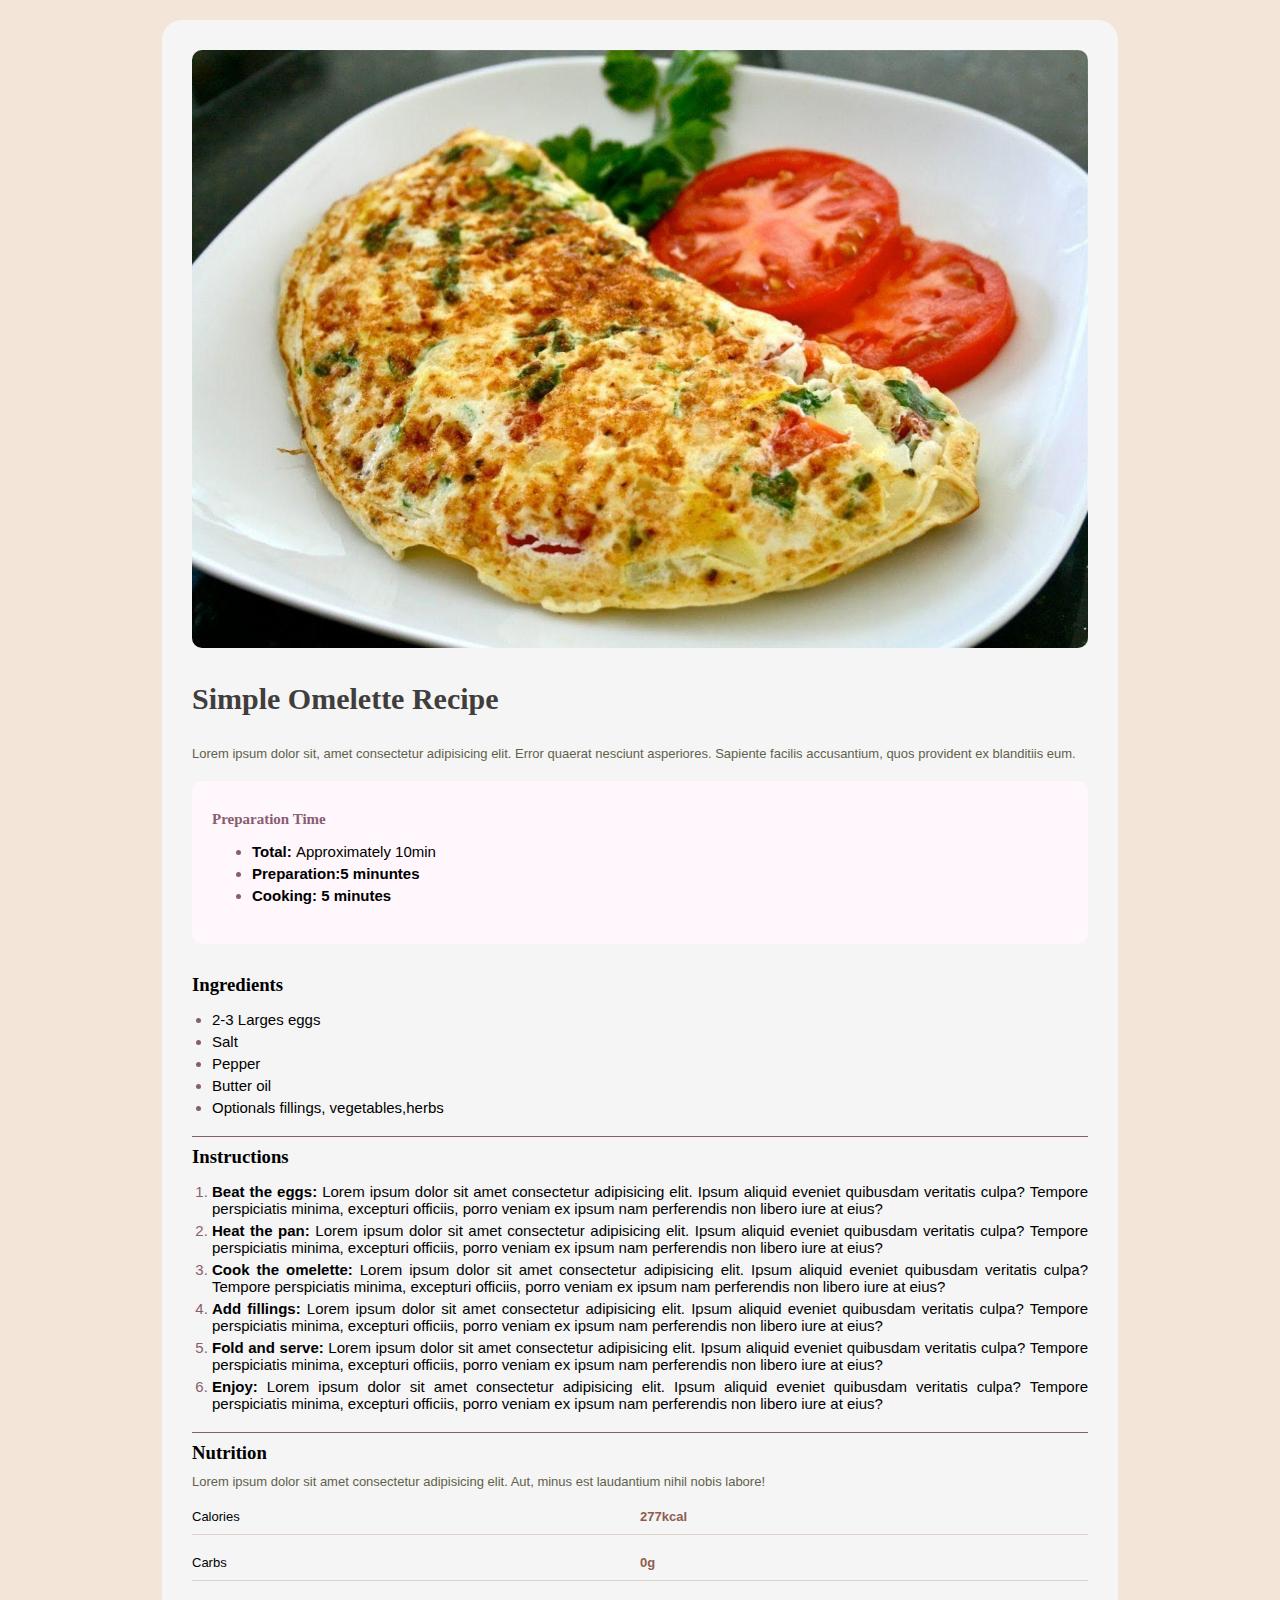
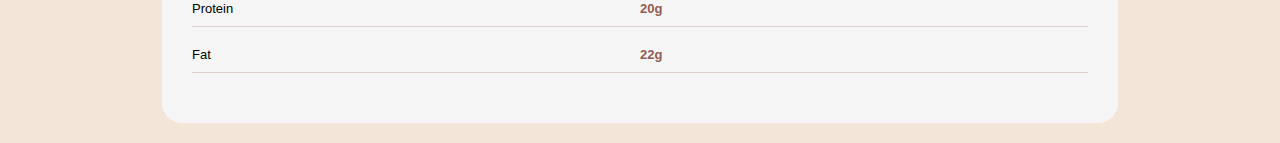
<file: clase 5/index.html>
<!DOCTYPE html>
<html lang="en">

<head>
    <meta charset="UTF-8">
    <meta name="viewport" content="width=device-width, initial-scale=1.0">
    <link rel="stylesheet" href="styles.css">
    <link rel="preconnect" href="https://fonts.googleapis.com">
<link rel="preconnect" href="https://fonts.gstatic.com" crossorigin>
<link href="https://fonts.googleapis.com/css2?family=Libre+Baskerville:ital,wght@0,400;0,700;1,400&family=M+PLUS+1+Code:wght@100..700&family=Merriweather:ital,wght@0,300;0,400;0,700;0,900;1,300;1,400;1,700;1,900&family=Open+Sans:ital,wght@0,300..800;1,300..800&display=swap" rel="stylesheet">

    <title>Simple Omelette Recipe</title>

</head>

<body>
    <!-- Contenedor ppal -->

    <ARTICLE>
        <img src="/clase 5/img/omelette.jpeg" alt="">
        <h2>Simple Omelette Recipe</h2>
        <p>Lorem ipsum dolor sit, amet consectetur adipisicing elit. Error quaerat nesciunt asperiores. Sapiente facilis
            accusantium, quos provident ex blanditiis eum.
        <div class="preparation">
            <H4>Preparation Time</H4>
            <ul class="prep-time-ul">
                <li><strong>Total: </strong>Approximately 10min</li>
                <li><strong>Preparation:5 minuntes </strong></li>
                <li><strong>Cooking: 5 minutes</strong></li>
            </ul>
        </div>
        <h3> Ingredients</h3>
        <ul>
            <li>2-3 Larges eggs</li>
            <li>Salt</li>
            <li>Pepper</li>
            <li>Butter oil</li>
            <li>Optionals fillings, vegetables,herbs</li>
        </ul>
        <hr>
        <h3>Instructions</h3>
        <ol>
            <li><strong>Beat the eggs: </strong>Lorem ipsum dolor sit amet consectetur adipisicing elit. Ipsum aliquid
                eveniet quibusdam veritatis culpa? Tempore perspiciatis minima, excepturi officiis, porro veniam ex
                ipsum nam perferendis non libero iure at eius?</li>
            <li><strong>Heat the pan: </strong>Lorem ipsum dolor sit amet consectetur adipisicing elit. Ipsum aliquid
                eveniet quibusdam veritatis culpa? Tempore perspiciatis minima, excepturi officiis, porro veniam ex
                ipsum nam perferendis non libero iure at eius?</li>
            <li><strong>Cook the omelette: </strong>Lorem ipsum dolor sit amet consectetur adipisicing elit. Ipsum
                aliquid eveniet quibusdam veritatis culpa? Tempore perspiciatis minima, excepturi officiis, porro veniam
                ex ipsum nam perferendis non libero iure at eius?</li>
            <li><strong>Add fillings: </strong>Lorem ipsum dolor sit amet consectetur adipisicing elit. Ipsum aliquid
                eveniet quibusdam veritatis culpa? Tempore perspiciatis minima, excepturi officiis, porro veniam ex
                ipsum nam perferendis non libero iure at eius?</li>
            <li><strong>Fold and serve: </strong>Lorem ipsum dolor sit amet consectetur adipisicing elit. Ipsum aliquid
                eveniet quibusdam veritatis culpa? Tempore perspiciatis minima, excepturi officiis, porro veniam ex
                ipsum nam perferendis non libero iure at eius?</li>
            <li><strong>Enjoy: </strong>Lorem ipsum dolor sit amet consectetur adipisicing elit. Ipsum aliquid eveniet
                quibusdam veritatis culpa? Tempore perspiciatis minima, excepturi officiis, porro veniam ex ipsum nam
                perferendis non libero iure at eius?</li>
        </ol>
        <hr>
        
        <H3>Nutrition</H3>
        <p>Lorem ipsum dolor sit amet consectetur adipisicing elit. Aut, minus est laudantium nihil nobis labore!</p>
        <div class="nutrition">
            <p><span>Calories</span><span class="cantidad">277kcal</span></p>
            

            <p><span>Carbs</span><span class="cantidad">0g</span></p>
            

            <p><span>Protein</span><span class="cantidad">20g</span></p>
            

            <p><span>Fat</span><span class="cantidad">22g</span></p>
        </div>


        </p>
    </ARTICLE>



</body>

</html>
</file>
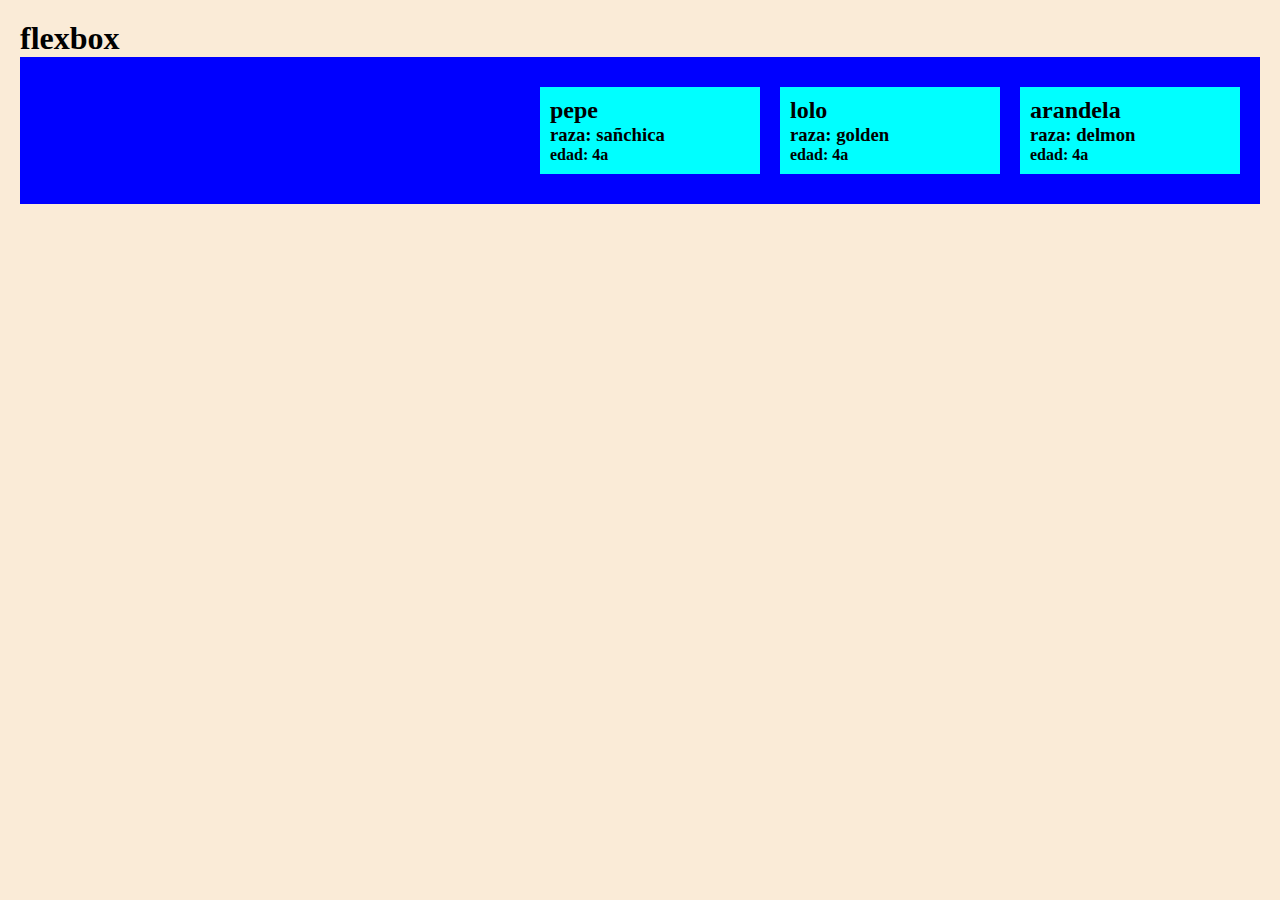
<file: clase 6/index.html>
<!DOCTYPE html>
<html lang="en">
<head>
    <meta charset="UTF-8">
    <meta name="viewport" content="width=device-width, initial-scale=1.0">
    <title>Flexbox</title>
    <link rel="stylesheet" href="styles.css">
</head>
<body>

    <h1>flexbox</h1>
    <section>
        <div>
            <h2>pepe</h2>
            <h3>raza: sañchica</h3>
            <h4>edad: 4a</h4>
        </div>
        <div>
            <h2>lolo</h2>
            <h3>raza: golden</h3>
            <h4>edad: 4a</h4>
        </div>
       
        <div>
            <h2>arandela</h2>
            <h3>raza: delmon</h3>
            <h4>edad: 4a</h4>
        </div>
    </section>
</body>
</html>
</file>
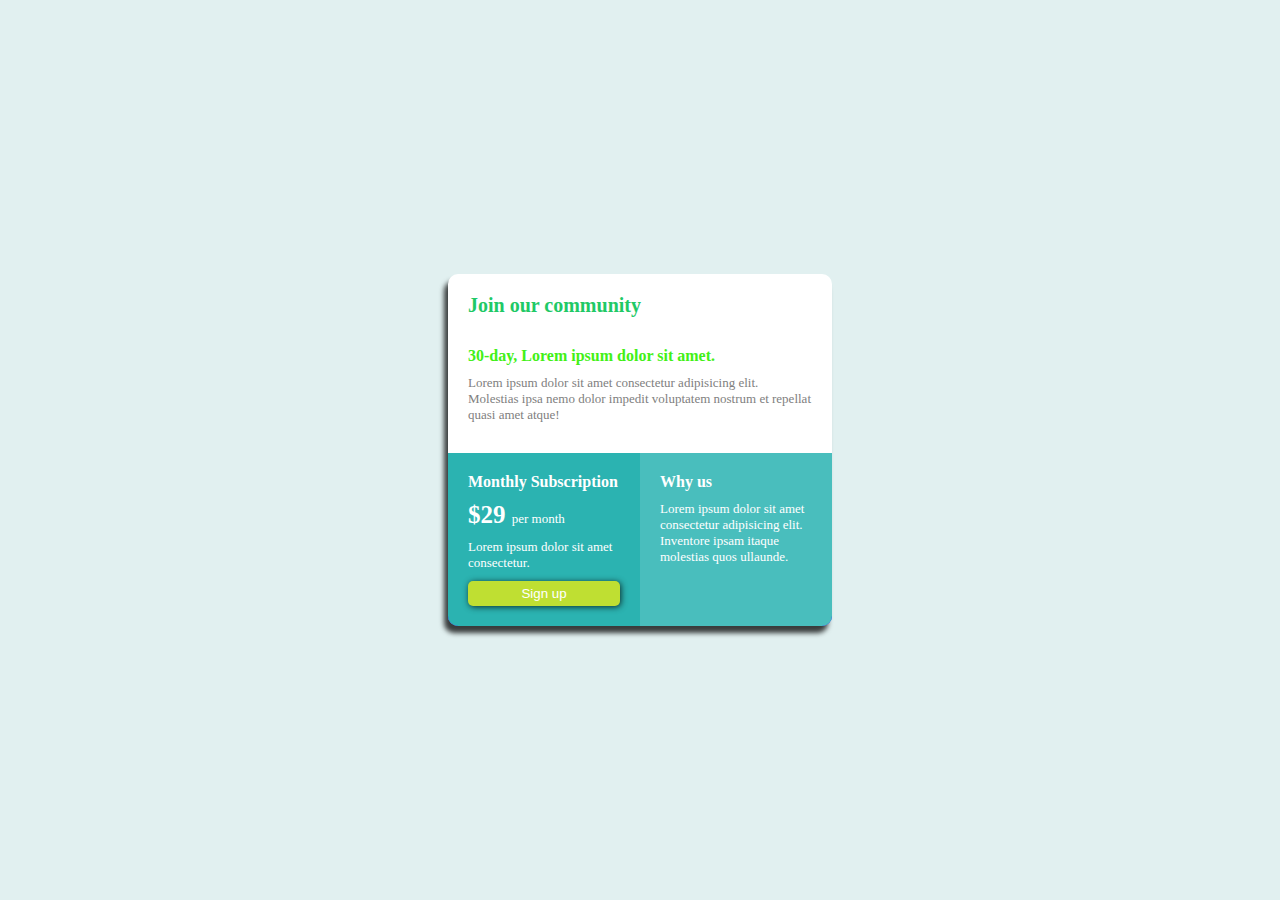
<file: clase 6/ejercicio/index.html>
<!DOCTYPE html>
<html lang="en">

<head>
    <meta charset="UTF-8">
    <meta name="viewport" content="width=device-width, initial-scale=1.0">
    <link rel="stylesheet" href="style.css">
    <title>Document</title>
</head>

<body>
    <article>
        <div class="cont-header">

        <h2>Join our community</h2>
        <h3>30-day, Lorem ipsum dolor sit amet.</h3>
        <p >Lorem ipsum dolor sit amet consectetur adipisicing elit. Molestias ipsa nemo dolor impedit voluptatem nostrum
            et repellat quasi amet atque!</p>
        </div>

        <div class="cont">
            <div class="cont-a">
                <h4>Monthly Subscription</h4>
                <p ><strong>$29 </strong>per month</p>
                <p>Lorem ipsum dolor sit amet consectetur.</p>
                <button>Sign up</button>
            </div>
            <div class="cont-b">
                <h4>Why us</h4>
                <p>Lorem ipsum dolor sit amet consectetur adipisicing elit. Inventore ipsam itaque molestias quos ullaunde.
                </p>
            </div>
        </div>
    </article>
</body>

</html>
</file>
<file: clase 5/styles.css>
* {
    margin: 0;
    padding: 0;

}

:root {
    --font-title: 30px;
    --color-title: #403d3c;
    --color-p: #61614a;
}


body {

    background-color: #f3e5d8;
    font-family: 'Lucida Sans', 'Lucida Sans Regular', 'Lucida Grande', 'Lucida Sans Unicode', Geneva, Verdana, sans-serif;

}

article {
    background-color: whitesmoke;

    width:70%;
    padding: 30px;
    background-color: whitesmoke;
    margin: 20px auto;
    border-radius: 20px;
    

}

img {
    border-radius: 10px;
    width: 100%;


}

h2 {
    margin: 20px 0;
    font-size: var(--font-title);
    color: var(--color-title);
}

p {
    margin-bottom: 20px;
    font-size: 13px;
    text-align: justify;
    color: var(--color-p)
}

.preparation {
    background-color: #fff7fc;
    margin: 20px 0;
    padding: 20px;
    border-radius: 10px;
    font-size: 15px;
}

.preparation h4 {
    color: #885d71;
}

h1,
h2,
h3,
h4 {
    font-family: Georgia, 'Times New Roman', Times, serif;
    padding: 10px 0;
    color:
}

.prep-time-ul {
    padding-left: 20px;
}

.preparation ul li {
    margin: 5px 0;
}

ol,
ul {
    margin-left: 20px;
    margin-bottom: 20px;
}

li {
    margin: 5px 0;
    text-align: justify;
    font-size: 15px;

}

li::marker {
    color: #885d71;

}

hr {
    border: none;
    height: 0.1px;
    /* Espesor de la línea en em */
    background-color: #885d71;
}

.nutrition p {
    color: black;
    border-bottom: 1px solid #ddd0cd;
    padding-bottom: 10px;
}

.nutrition p span {
   
    display: inline-block;
    width: 50%;
}
.cantidad{
    color: #8f5c4f;
    font-weight: bold;
}
</file>
<file: clase 6/styles.css>
*{
    margin:0;
    padding: 0;
}
body{
    background-color: antiquewhite;
    padding: 20px;
    

}
section{
    display: flex;
  
    
    background-color: blue;
    padding: 20px;
    gap: 20px;
    justify-content: right;
}

section div {
    width: 200px;
    padding: 10px;
    margin: 10px 0px;
    background-color: aqua;

}
</file>
<file: clase 6/ejercicio/style.css>
* {
    margin: 0;
    padding: 0;
}

body {
    height: 100vh;
    background-color: rgba(225, 240, 240, 0.986);
    display: flex;
    justify-content: center;
    align-items: center;
}

article {
    width: 30%;
    background-color: white;
    border-radius: 10px;

    box-shadow: -4px 7px 5px 0px rgba(0, 0, 0, 0.75);
    -webkit-box-shadow: -4px 7px 5px 0px rgba(0, 0, 0, 0.75);
    -moz-box-shadow: -4px 7px 5px 0px rgba(0, 0, 0, 0.75);
    overflow: hidden;
}

.cont-header {
    padding: 20px;
}

h2 {
    color: rgb(31, 201, 102);
    margin-bottom: 30px;
    font-size: 20px;
}

h3 {
    color: rgb(66, 240, 22);
    margin-bottom: 10px;
    font-size: 16px;
}

article p {
    font-size: 13px;
    color: gray;
    margin-bottom: 10px;

}

.cont {
    background-color: blue;
    display: flex;
}

.cont div {
    padding:20px;
    width: 50%;
}
.cont-a{
    background-color: #2bb3b1;
    color:white
    

}
.cont-a p{
    color: white;
    margin-top: 10px;
}
.cont-a button {
    width: 100%;
    padding: 5px 0 ;
    border: none;
    border-radius: 5px;
    background-color: #bfdf32;
    color: white;
    cursor: pointer;
    transition: all .5s;
    box-shadow: 1px 1px 6px rgba(0, 0, 0, 0.753);
}
.cont-a button:hover {
    background-color: #89a317;
}
strong{
    font-size: 25px;
}
.cont-b
{
    background-color: #49bebd;
    color: white;
}
.cont-b p{
    margin-top: 10px;
    color:white
}
</file>
